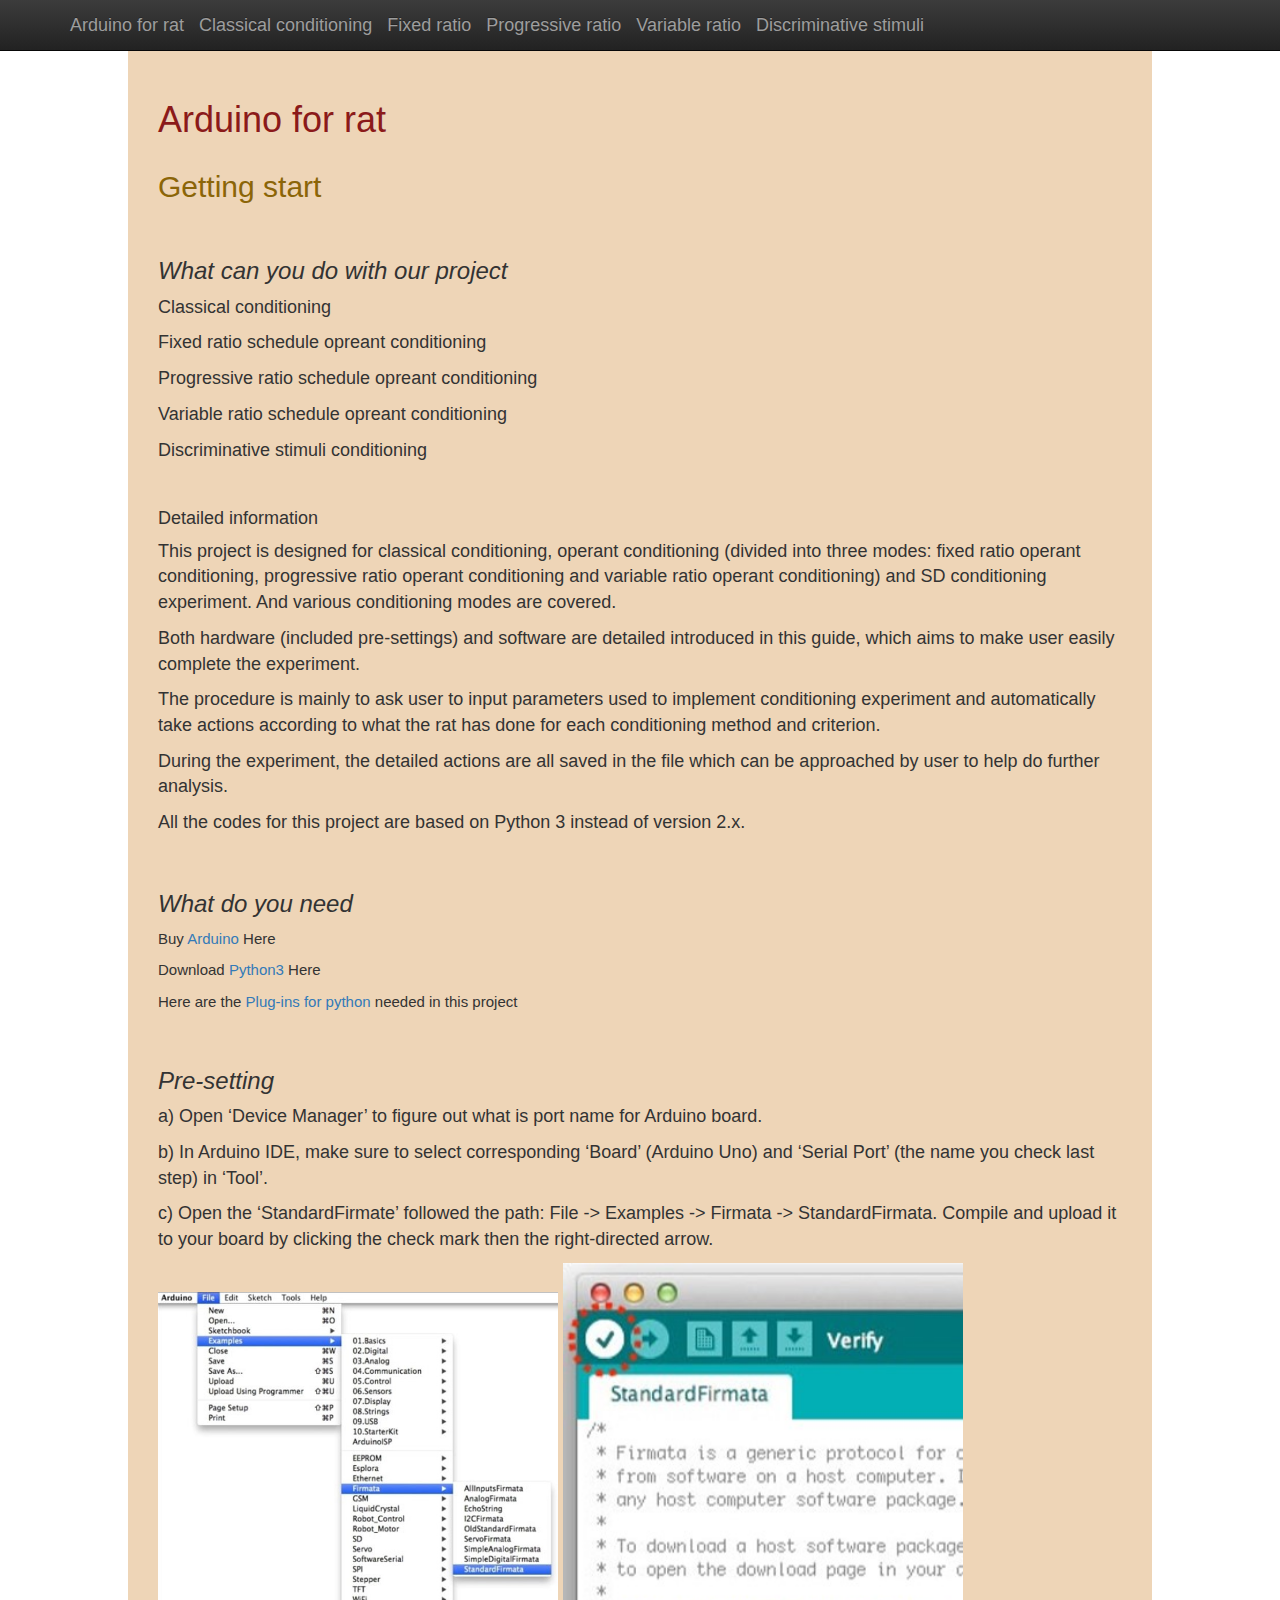
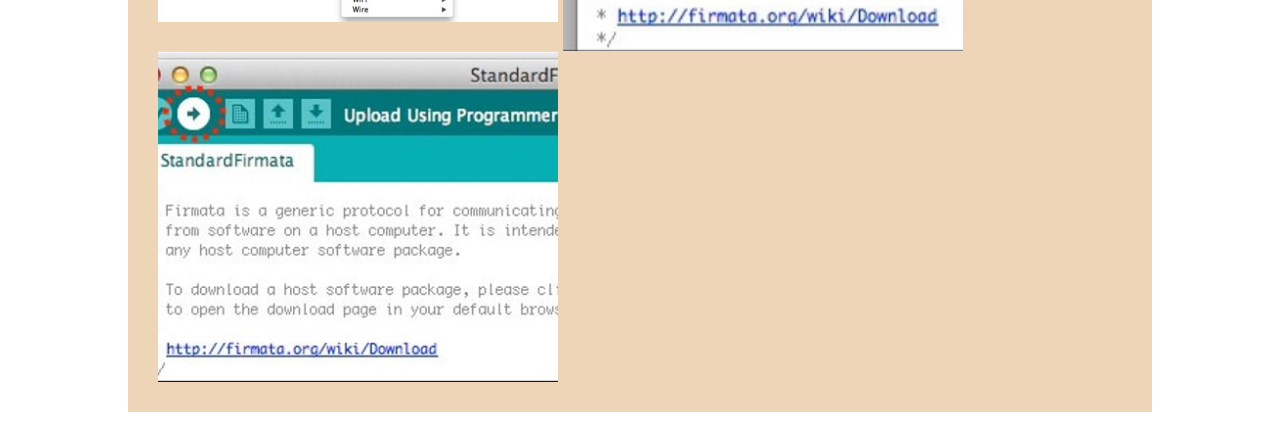
<file: index.html>
<!doctype html>
<html class="no-js" lang="">

<head>
    <meta charset="utf-8">
    <meta http-equiv="X-UA-Compatible" content="IE=edge,chrome=1">
    <title>Arduino for rat</title>
    <meta name="description" content="">
    <meta name="viewport" content="width=device-width, initial-scale=1">
    <link rel="stylesheet" href="css/bootstrap.min.css">
    <style>
    body {
        padding-top: 50px;
        padding-bottom: 20px;
    }
    </style>
    <link rel="stylesheet" href="css/bootstrap-theme.min.css">
    <link rel="stylesheet" href="css/main.css">
    <script src="js/vendor/modernizr-2.8.3-respond-1.4.2.min.js"></script>
</head>

<body>
    <nav class="navbar navbar-inverse navbar-fixed-top" role="navigation">
        <div class="container">
            <div class="navbar-header">
                <a class="navbar-brand" href="index.html">Arduino for rat</a>
                <a class="navbar-brand" href="cc.html">Classical conditioning</a>
                <a class="navbar-brand" href="fix.html">Fixed ratio</a>
                <a class="navbar-brand" href="p.html">Progressive ratio</a>
                <a class="navbar-brand" href="v.html">Variable ratio</a>
                <a class="navbar-brand" href="sd.html">Discriminative stimuli</a>
            </div>
            <div id="navbar" class="navbar-collapse collapse">
            </div>
        </div>
    </nav>
    <div class="container main">
        <div class="row">
            <div class="col-md-5">
                <h1>Arduino for rat</h1>
            </div>
        </div>
        <h2>Getting start</h2>
        <br>
        <h3><em>What can you do with our project</em></h3>
        <p>Classical conditioning</p>
        <p>Fixed ratio schedule opreant conditioning</p>
        <p>Progressive ratio schedule opreant conditioning</p>
        <p>Variable ratio schedule opreant conditioning</p>
        <p>Discriminative stimuli conditioning</p>
        <br>
        <h4>Detailed information</h4>
        <p>This project is designed for classical conditioning, operant conditioning (divided into three modes: fixed ratio operant conditioning, progressive ratio operant conditioning and variable ratio operant conditioning) and SD conditioning experiment. And various conditioning modes are covered.</p>
        <p>Both hardware (included pre-settings) and software are detailed introduced in this guide, which aims to make user easily complete the experiment.</p>
        <p>The procedure is mainly to ask user to input parameters used to implement conditioning experiment and automatically take actions according to what the rat has done for each conditioning method and criterion.</p>
        <p>During the experiment, the detailed actions are all saved in the file which can be approached by user to help do further analysis.</p>
        <p>All the codes for this project are based on Python 3 instead of version 2.x.</p>
        <br>
        <h3><em>What do you need</em></h3>
        <div class="link">
        <p>Buy <a href="http://store-usa.arduino.cc/">Arduino</a> Here</p>
        <p>Download <a href="https://www.python.org/downloads/">Python3</a> Here</p>
        <p>Here are the <a href="plugin.html">Plug-ins for python</a> needed in this project</p>
        </div>
        <br>
        <h3><em>Pre-setting</em></h3>
        <p>a)   Open ‘Device Manager’ to figure out what is port name for Arduino board.</p>
        <p>b)   In Arduino IDE, make sure to select corresponding ‘Board’ (Arduino Uno) and ‘Serial Port’ (the name you check last step) in ‘Tool’.</p>
        <p>c)   Open the ‘StandardFirmate’ followed the path: File -> Examples -> Firmata -> StandardFirmata. Compile and upload it to your board by clicking the check mark then the right-directed arrow.</p>
        <img src="img/setting1.jpg" alt="Pre-setting 1">
        <img src="img/setting2.jpg" alt="Pre-setting 2">
        <img src="img/setting3.jpg" alt="Pre-setting 3">
    </div>
    <footer>
        <p></p>
    </footer>
    <script src="//ajax.googleapis.com/ajax/libs/jquery/1.11.2/jquery.min.js"></script>
    <script>
    window.jQuery || document.write('<script src="js/vendor/jquery-1.11.2.min.js"><\/script>')
    </script>
    <script src="js/vendor/bootstrap.min.js"></script>
    <script src="js/main.js"></script>
</body>

</html>
</file>
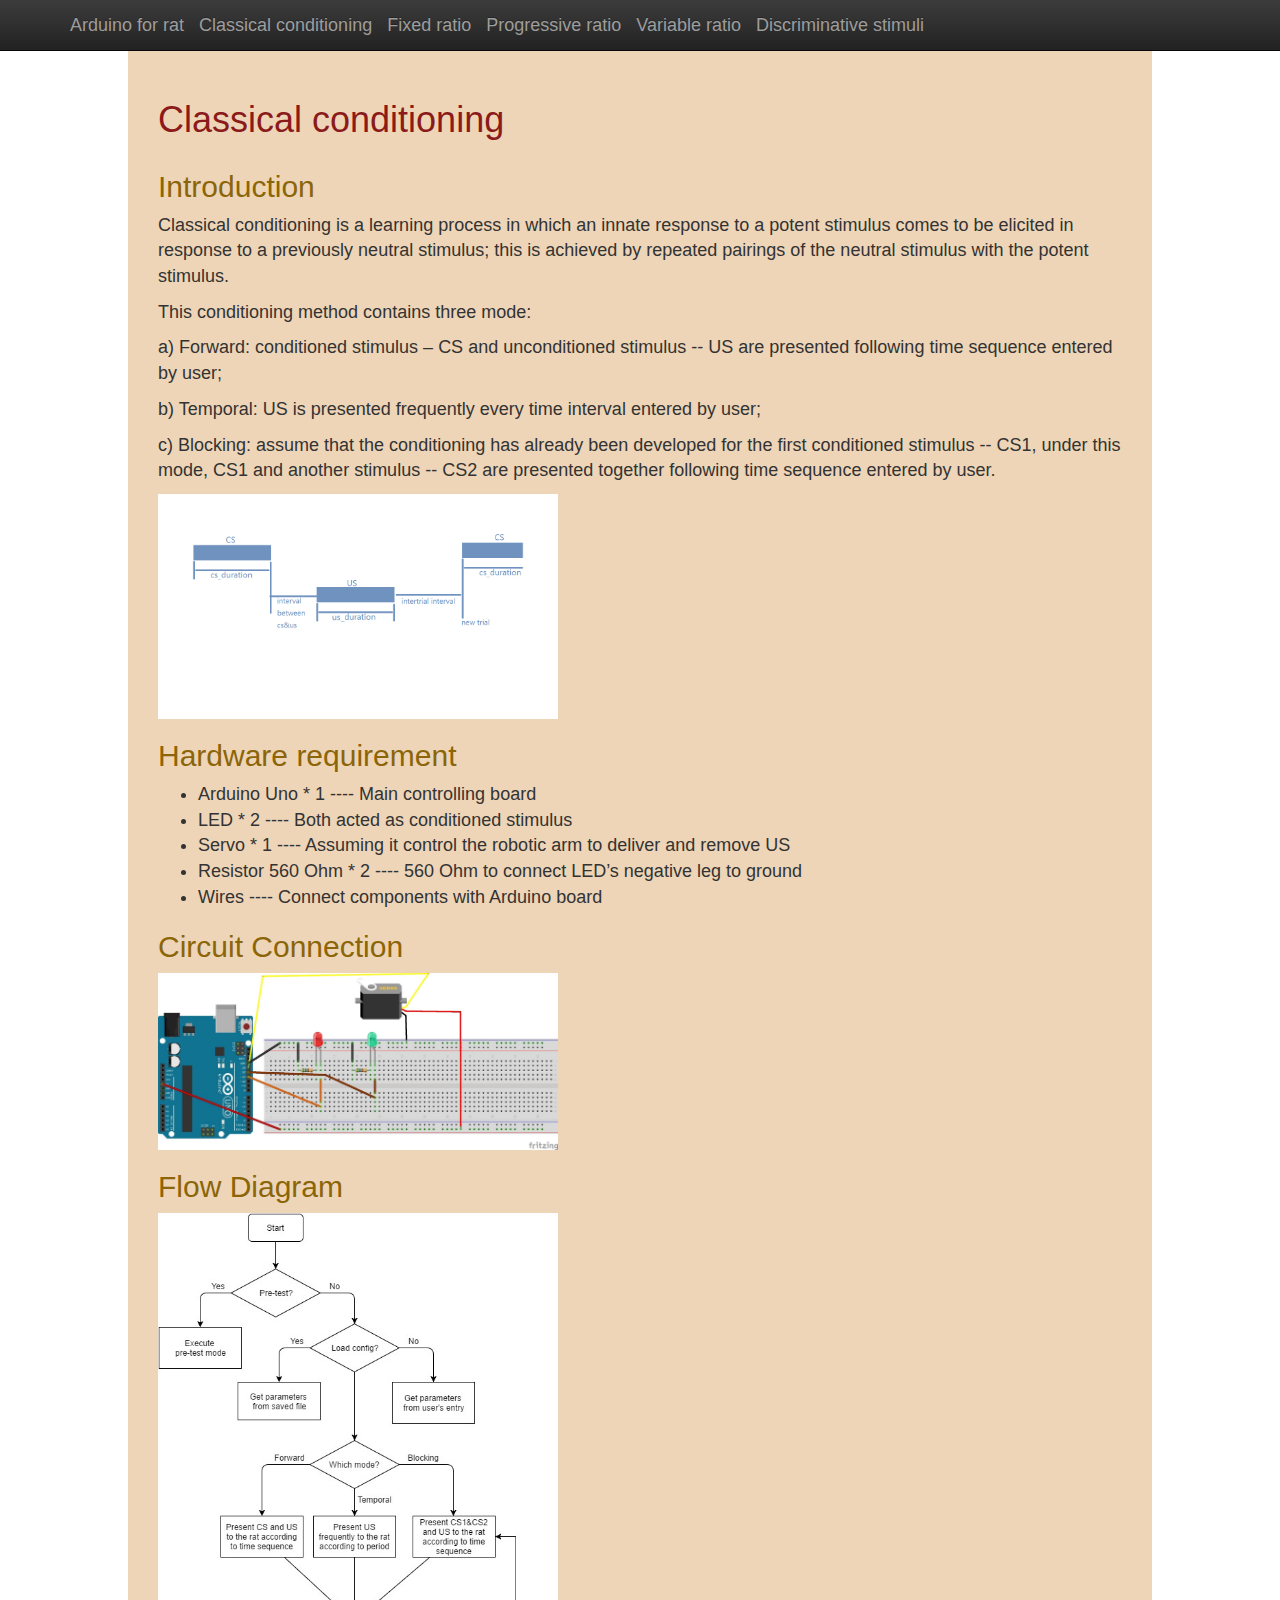
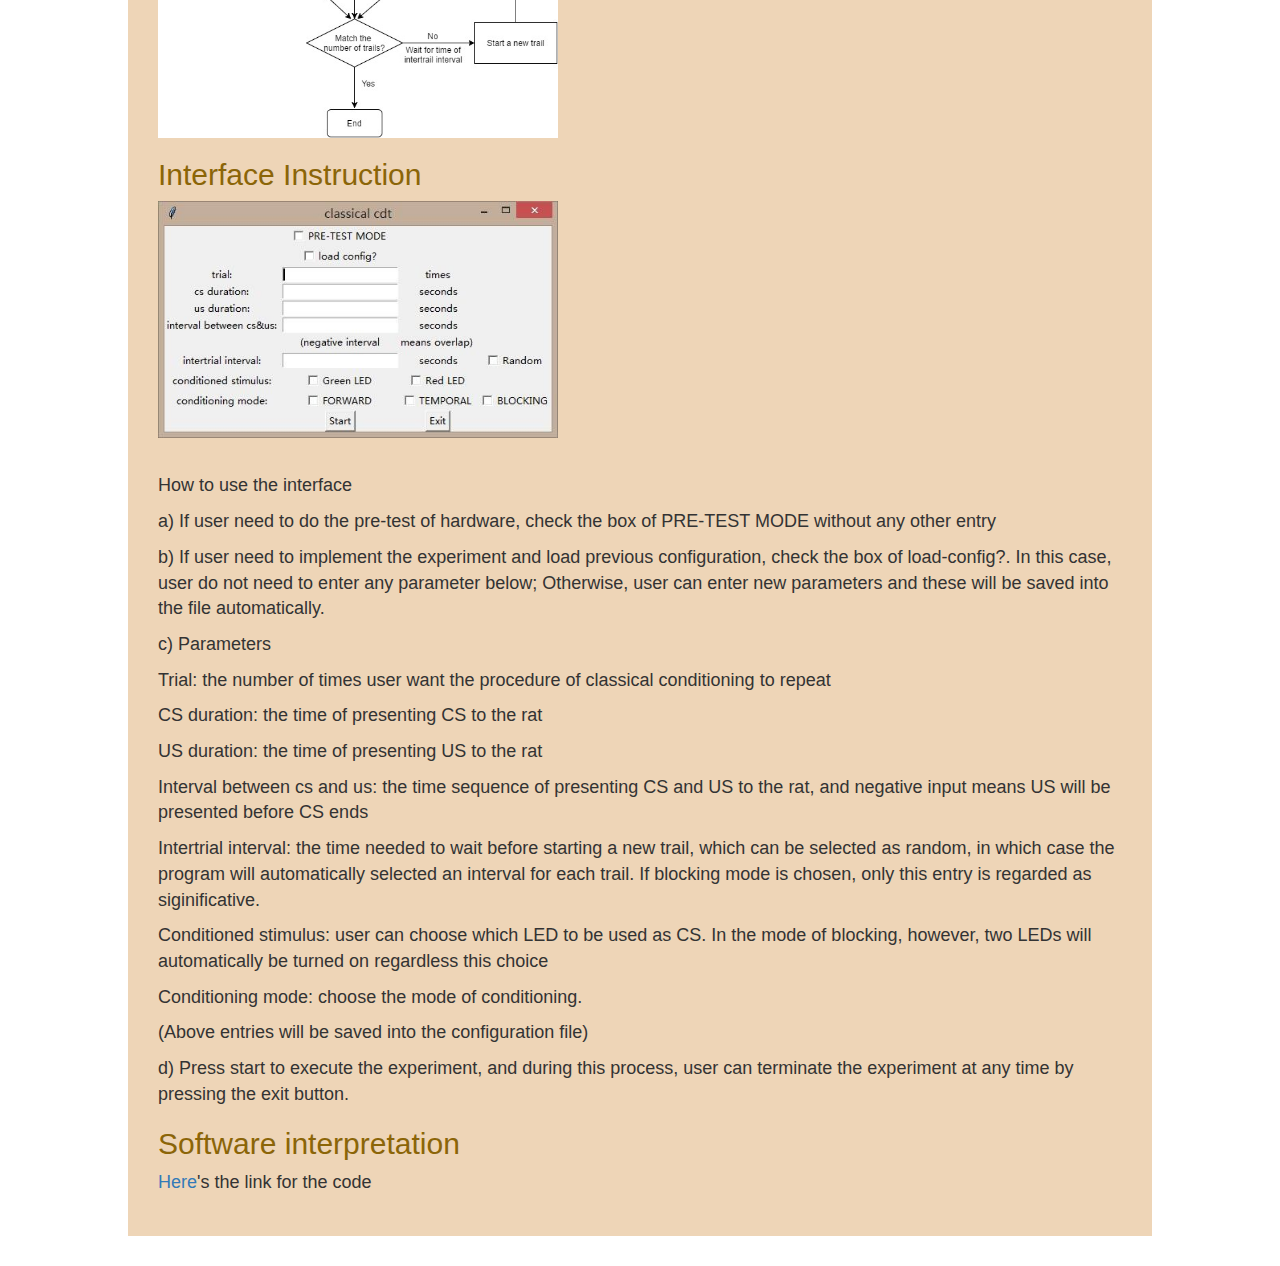
<file: cc.html>
<!doctype html>
<html class="no-js" lang="">

<head>
    <meta charset="utf-8">
    <meta http-equiv="X-UA-Compatible" content="IE=edge,chrome=1">
    <title>Arduino for rat</title>
    <meta name="description" content="">
    <meta name="viewport" content="width=device-width, initial-scale=1">
    <link rel="stylesheet" href="css/bootstrap.min.css">
    <style>
    body {
        padding-top: 50px;
        padding-bottom: 20px;
    }
    </style>
    <link rel="stylesheet" href="css/bootstrap-theme.min.css">
    <link rel="stylesheet" href="css/main.css">
    <script src="js/vendor/modernizr-2.8.3-respond-1.4.2.min.js"></script>
</head>

<body>
    <nav class="navbar navbar-inverse navbar-fixed-top" role="navigation">
        <div class="container">
            <div class="navbar-header">
                <a class="navbar-brand" href="index.html">Arduino for rat</a>
                <a class="navbar-brand" href="cc.html">Classical conditioning</a>
                <a class="navbar-brand" href="fix.html">Fixed ratio</a>
                <a class="navbar-brand" href="p.html">Progressive ratio</a>
                <a class="navbar-brand" href="v.html">Variable ratio</a>
                <a class="navbar-brand" href="sd.html">Discriminative stimuli</a>
            </div>
            <div id="navbar" class="navbar-collapse collapse">
            </div>
        </div>
    </nav>
    <div class="container main">
        <div class="row">
            <div class="col-md-5">
                <h1>Classical conditioning</h1>
            </div>
        </div>
        <h2>Introduction</h2>
        <p>Classical conditioning is a learning process in which an innate response to a potent stimulus comes to be elicited in response to a previously neutral stimulus; this is achieved by repeated pairings of the neutral stimulus with the potent stimulus. </p>
        <p>This conditioning method contains three mode:</p>
        <p>a) Forward: conditioned stimulus – CS and unconditioned stimulus -- US are presented following time sequence entered by user;</p>
        <p>b) Temporal: US is presented frequently every time interval entered by user;</p>
        <p>c) Blocking: assume that the conditioning has already been developed for the first conditioned stimulus -- CS1, under this mode, CS1 and another stimulus -- CS2 are presented together following time sequence entered by user.</p>
        <img src="img/theory_cc.jpg" alt="Classical conditioning">
        <h2>Hardware requirement</h2>
        <ul>
            <li>Arduino Uno * 1 ---- Main controlling board</li>
            <li>LED * 2 ---- Both acted as conditioned stimulus</li>
            <li>Servo * 1 ---- Assuming it control the robotic arm to deliver and remove US</li>
            <li>Resistor 560 Ohm * 2 ---- 560 Ohm to connect LED’s negative leg to ground</li>
            <li>Wires ---- Connect components with Arduino board</li>
        </ul>
        <h2>Circuit Connection</h2>
        <img src="img/circuit_cc.jpg" alt="Circuit Connection">
        <h2>Flow Diagram</h2>
        <img src="img/diagram_cc.jpg" alt="Diagram">
        <h2>Interface Instruction</h2>
        <img src="img/interface_cc.jpg" alt="interface">
        <p></p>
        <br>
        <p>How to use the interface</p>
        <p>a) If user need to do the pre-test of hardware, check the box of PRE-TEST MODE without any other entry</p>
        <p>b) If user need to implement the experiment and load previous configuration, check the box of load-config?. In this case, user do not need to enter any parameter below; Otherwise, user can enter new parameters and these will be saved into the file automatically.</p>
        <p>c) Parameters</p>
        <p>Trial: the number of times user want the procedure of classical conditioning to repeat</p>
        <p>CS duration: the time of presenting CS to the rat</p>
        <p>US duration: the time of presenting US to the rat</p>
        <p>Interval between cs and us: the time sequence of presenting CS and US to the rat, and negative input means US will be presented before CS ends</p>
        <p>Intertrial interval: the time needed to wait before starting a new trail, which can be selected as random, in which case the program will automatically selected an interval for each trail. If blocking mode is chosen, only this entry is regarded as siginificative.</p>
        <p>Conditioned stimulus: user can choose which LED to be used as CS. In the mode of blocking, however, two LEDs will automatically be turned on regardless this choice</p>
        <p>Conditioning mode: choose the mode of conditioning.</p>
        <p>(Above entries will be saved into the configuration file)</p>
        <p>d) Press start to execute the experiment, and during this process, user can terminate the experiment at any time by pressing the exit button.</p>
        <h2>Software interpretation</h2>
        <p><a href="https://github.com/zsha2/Conditioning/blob/master/cc.py">Here</a>'s the link for the code</p>
    </div>
    <footer>
        <p></p>
    </footer>
    <script src="//ajax.googleapis.com/ajax/libs/jquery/1.11.2/jquery.min.js"></script>
    <script>
    window.jQuery || document.write('<script src="js/vendor/jquery-1.11.2.min.js"><\/script>')
    </script>
    <script src="js/vendor/bootstrap.min.js"></script>
    <script src="js/main.js"></script>
</body>

</html>
</file>
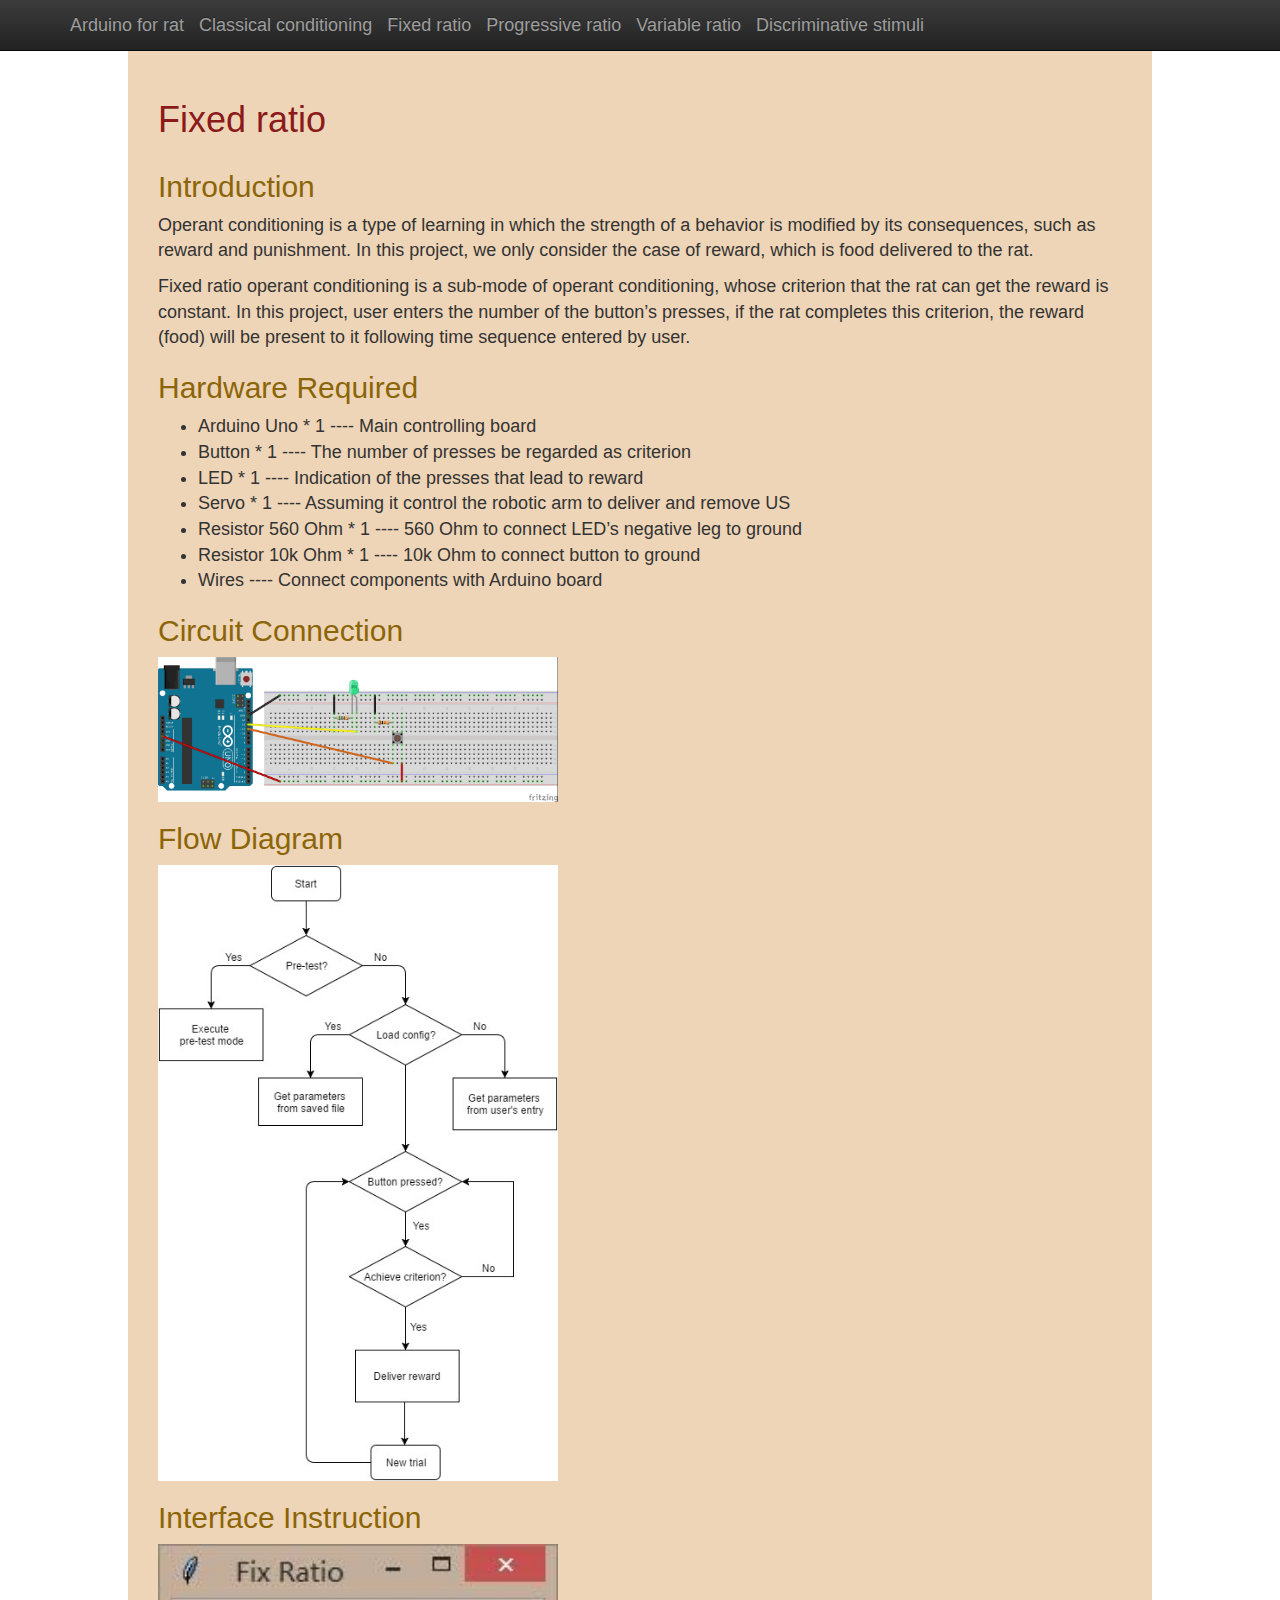
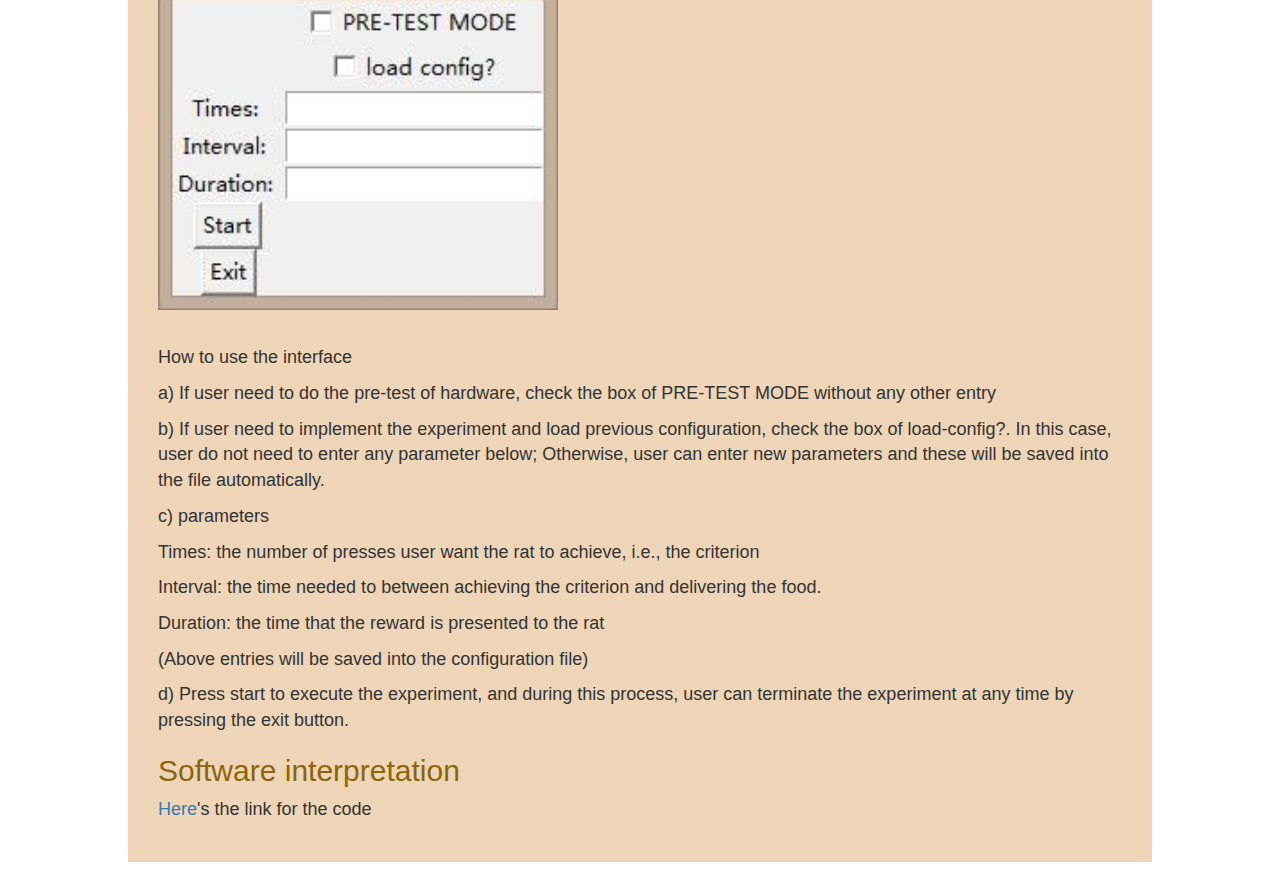
<file: fix.html>
<!doctype html>
<html class="no-js" lang="">

<head>
    <meta charset="utf-8">
    <meta http-equiv="X-UA-Compatible" content="IE=edge,chrome=1">
    <title>Arduino for rat</title>
    <meta name="description" content="">
    <meta name="viewport" content="width=device-width, initial-scale=1">
    <link rel="stylesheet" href="css/bootstrap.min.css">
    <style>
    body {
        padding-top: 50px;
        padding-bottom: 20px;
    }
    </style>
    <link rel="stylesheet" href="css/bootstrap-theme.min.css">
    <link rel="stylesheet" href="css/main.css">
    <script src="js/vendor/modernizr-2.8.3-respond-1.4.2.min.js"></script>
</head>

<body>
    <nav class="navbar navbar-inverse navbar-fixed-top" role="navigation">
        <div class="container">
            <div class="navbar-header">
                <a class="navbar-brand" href="index.html">Arduino for rat</a>
                <a class="navbar-brand" href="cc.html">Classical conditioning</a>
                <a class="navbar-brand" href="fix.html">Fixed ratio</a>
                <a class="navbar-brand" href="p.html">Progressive ratio</a>
                <a class="navbar-brand" href="v.html">Variable ratio</a>
                <a class="navbar-brand" href="sd.html">Discriminative stimuli</a>
            </div>
            <div id="navbar" class="navbar-collapse collapse">
            </div>
        </div>
    </nav>
    <div class="container main">
        <div class="row">
            <div class="col-md-5">
                <h1>Fixed ratio</h1>
            </div>
        </div>
        <h2>Introduction</h2>
        <p>Operant conditioning is a type of learning in which the strength of a behavior is modified by its consequences, such as reward and punishment. In this project, we only consider the case of reward, which is food delivered to the rat.</p>
        <p>Fixed ratio operant conditioning is a sub-mode of operant conditioning, whose criterion that the rat can get the reward is constant. In this project, user enters the number of the button’s presses, if the rat completes this criterion, the reward (food) will be present to it following time sequence entered by user.</p>
        <h2>Hardware Required</h2>
        <ul>
            <li>Arduino Uno * 1 ---- Main controlling board</li>
            <li>Button * 1 ---- The number of presses be regarded as criterion</li>
            <li>LED * 1 ---- Indication of the presses that lead to reward</li>
            <li>Servo * 1 ---- Assuming it control the robotic arm to deliver and remove US</li>
            <li>Resistor 560 Ohm * 1 ---- 560 Ohm to connect LED’s negative leg to ground</li>
            <li>Resistor 10k Ohm * 1 ---- 10k Ohm to connect button to ground</li>
            <li>Wires ---- Connect components with Arduino board</li>
        </ul>
        <h2>Circuit Connection</h2>
        <img src="img/circuit_fix.jpg" alt="Circuit Connection">
        <h2>Flow Diagram</h2>
        <img src="img/diagram_fix.jpg" alt="Diagram">
        <h2>Interface Instruction</h2>
        <img src="img/interface_fix.jpg" alt="interface">
        <p></p>
        <br>
        <p>How to use the interface</p>
        <p>a) If user need to do the pre-test of hardware, check the box of PRE-TEST MODE without any other entry</p>
        <p>b) If user need to implement the experiment and load previous configuration, check the box of load-config?. In this case, user do not need to enter any parameter below; Otherwise, user can enter new parameters and these will be saved into the file automatically.</p>
        <p>c) parameters</p>
        <p>Times: the number of presses user want the rat to achieve, i.e., the criterion</p>
        <p>Interval: the time needed to between achieving the criterion and delivering the food.</p>
        <p>Duration: the time that the reward is presented to the rat</p>
        <p>(Above entries will be saved into the configuration file)</p>
        <p>d)   Press start to execute the experiment, and during this process, user can terminate the experiment at any time by pressing the exit button.</p>
        <h2>Software interpretation</h2>
        <p><a href="https://github.com/zsha2/Conditioning/blob/master/fix.py">Here</a>'s the link for the code</p>
    </div>
    <footer>
        <p></p>
    </footer>
    <script src="//ajax.googleapis.com/ajax/libs/jquery/1.11.2/jquery.min.js"></script>
    <script>
    window.jQuery || document.write('<script src="js/vendor/jquery-1.11.2.min.js"><\/script>')
    </script>
    <script src="js/vendor/bootstrap.min.js"></script>
    <script src="js/main.js"></script>
</body>

</html>
</file>
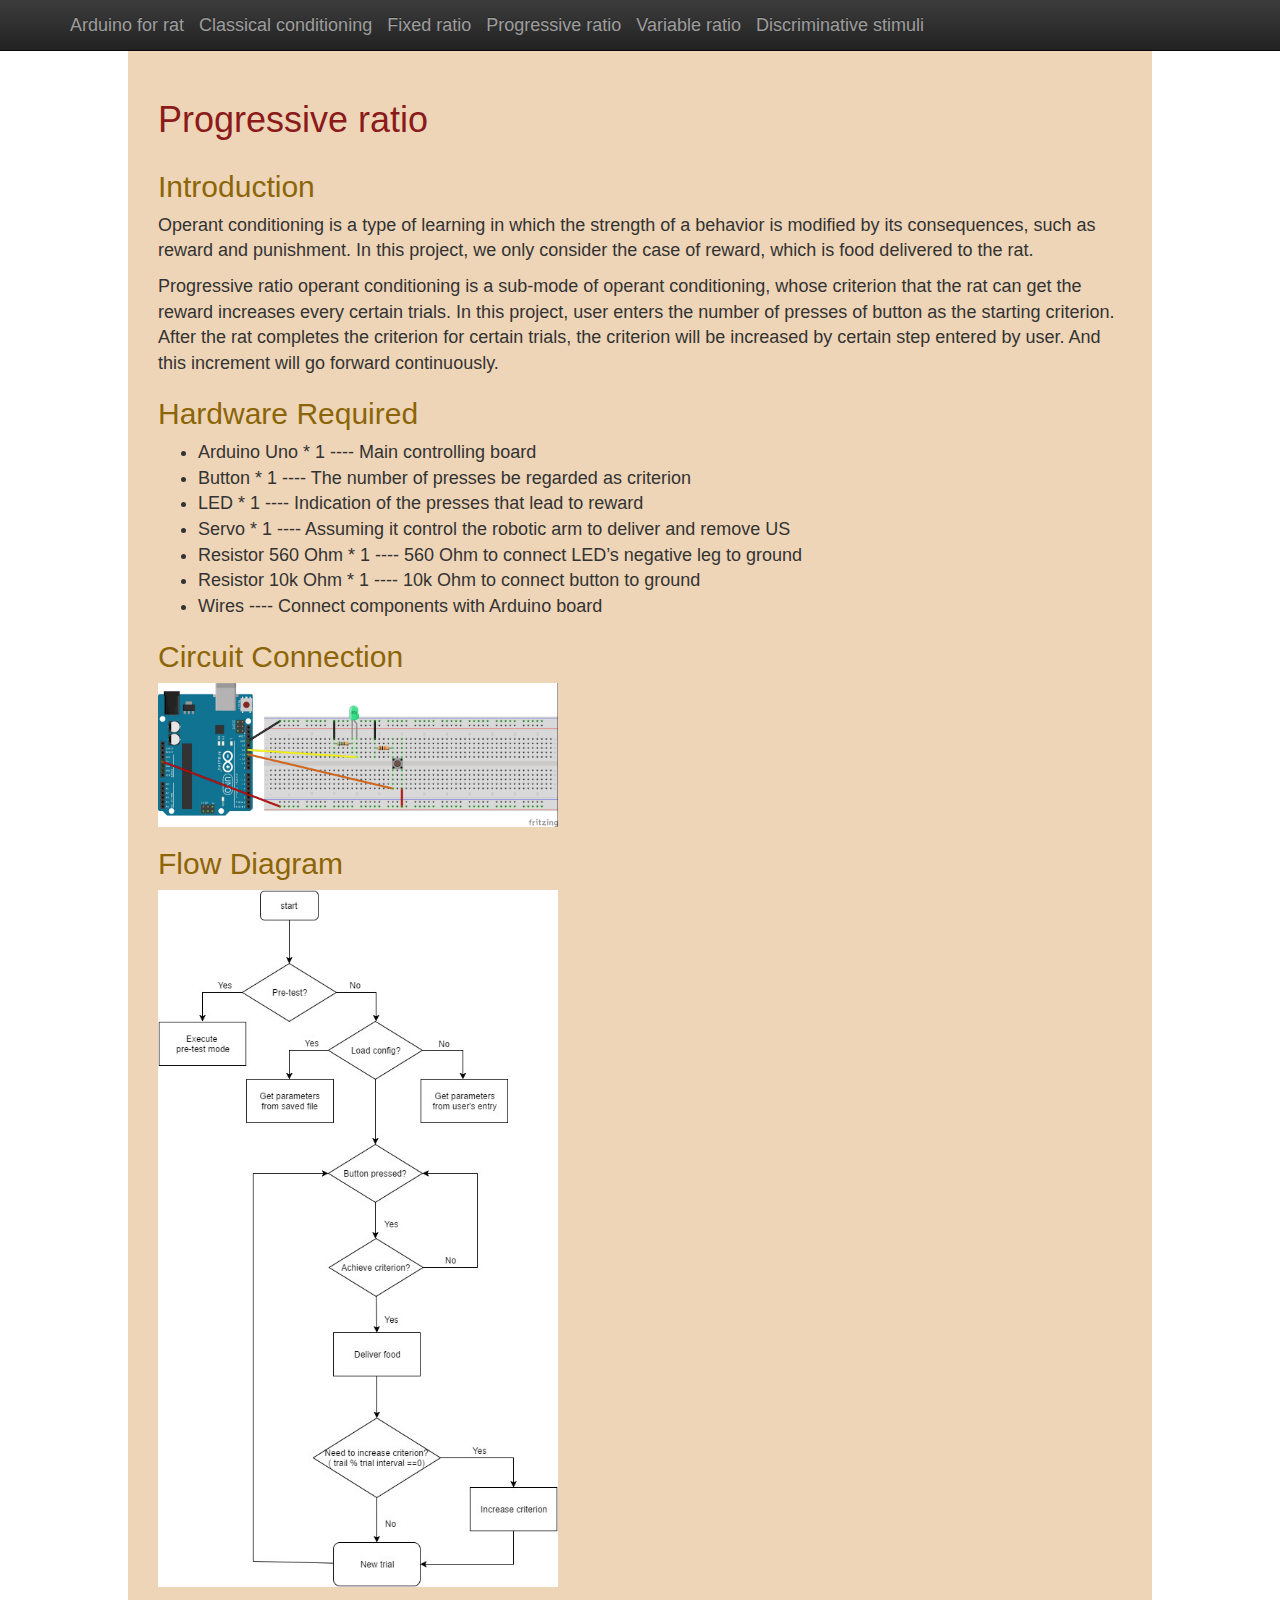
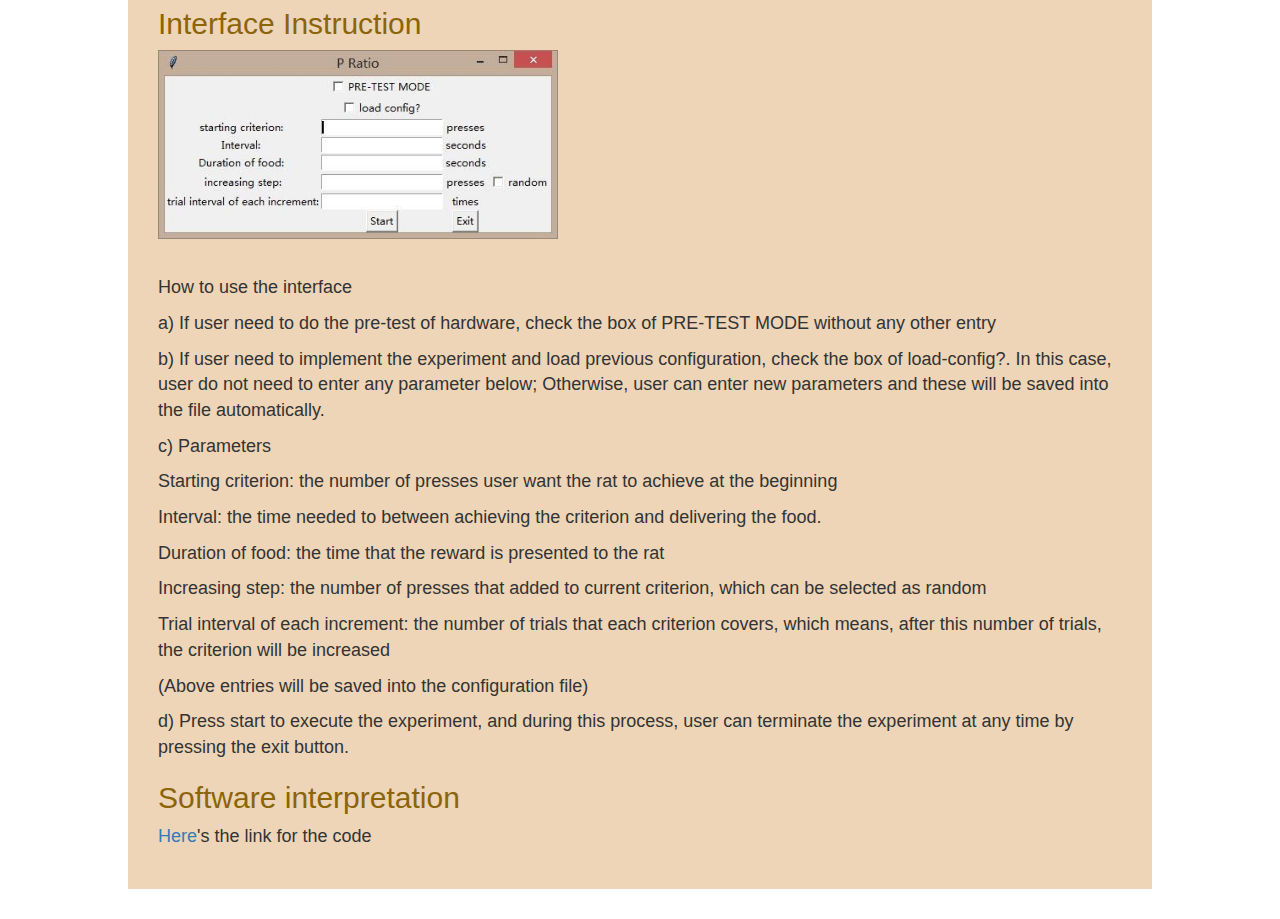
<file: p.html>
<!doctype html>
<html class="no-js" lang="">

<head>
    <meta charset="utf-8">
    <meta http-equiv="X-UA-Compatible" content="IE=edge,chrome=1">
    <title>Arduino for rat</title>
    <meta name="description" content="">
    <meta name="viewport" content="width=device-width, initial-scale=1">
    <link rel="stylesheet" href="css/bootstrap.min.css">
    <style>
    body {
        padding-top: 50px;
        padding-bottom: 20px;
    }
    </style>
    <link rel="stylesheet" href="css/bootstrap-theme.min.css">
    <link rel="stylesheet" href="css/main.css">
    <script src="js/vendor/modernizr-2.8.3-respond-1.4.2.min.js"></script>
</head>

<body>
    <nav class="navbar navbar-inverse navbar-fixed-top" role="navigation">
        <div class="container">
            <div class="navbar-header">
                <a class="navbar-brand" href="index.html">Arduino for rat</a>
                <a class="navbar-brand" href="cc.html">Classical conditioning</a>
                <a class="navbar-brand" href="fix.html">Fixed ratio</a>
                <a class="navbar-brand" href="p.html">Progressive ratio</a>
                <a class="navbar-brand" href="v.html">Variable ratio</a>
                <a class="navbar-brand" href="sd.html">Discriminative stimuli</a>            </div>
            <div id="navbar" class="navbar-collapse collapse">
            </div>
        </div>
    </nav>
    <div class="container main">
        <div class="row">
            <div class="col-md-5">
                <h1>Progressive ratio</h1>
            </div>
        </div>
        <h2>Introduction</h2>
        <p>Operant conditioning is a type of learning in which the strength of a behavior is modified by its consequences, such as reward and punishment. In this project, we only consider the case of reward, which is food delivered to the rat.</p>
        <p>Progressive ratio operant conditioning is a sub-mode of operant conditioning, whose criterion that the rat can get the reward increases every certain trials. In this project, user enters the number of presses of button as the starting criterion. After the rat completes the criterion for certain trials, the criterion will be increased by certain step entered by user. And this increment will go forward continuously.</p>
        <h2>Hardware Required</h2>
        <ul>
            <li>Arduino Uno * 1 ---- Main controlling board</li>
            <li>Button * 1 ---- The number of presses be regarded as criterion</li>
            <li>LED * 1 ---- Indication of the presses that lead to reward</li>
            <li>Servo * 1 ---- Assuming it control the robotic arm to deliver and remove US</li>
            <li>Resistor 560 Ohm * 1 ---- 560 Ohm to connect LED’s negative leg to ground</li>
            <li>Resistor 10k Ohm * 1 ---- 10k Ohm to connect button to ground</li>
            <li>Wires ---- Connect components with Arduino board</li>
        </ul>
        <h2>Circuit Connection</h2>
        <img src="img/circuit_p.jpg" alt="Circuit Connection">
        <h2>Flow Diagram</h2>
        <img src="img/diagram_p.jpg" alt="Diagram">
        <h2>Interface Instruction</h2>
        <img src="img/interface_p.jpg" alt="interface">
        <p></p>
        <br>
        <p>How to use the interface</p>
        <p>a) If user need to do the pre-test of hardware, check the box of PRE-TEST MODE without any other entry</p>
        <p>b) If user need to implement the experiment and load previous configuration, check the box of load-config?. In this case, user do not need to enter any parameter below; Otherwise, user can enter new parameters and these will be saved into the file automatically.</p>
        <p>c) Parameters</p>
        <p>Starting criterion: the number of presses user want the rat to achieve at the beginning</p>
        <p>Interval: the time needed to between achieving the criterion and delivering the food.</p>
        <p>Duration of food: the time that the reward is presented to the rat</p>
        <p>Increasing step: the number of presses that added to current criterion, which can be selected as random</p>
        <p>Trial interval of each increment: the number of trials that each criterion covers, which means, after this number of trials, the criterion will be increased</p>
        <p>(Above entries will be saved into the configuration file)</p>
        <p>d) Press start to execute the experiment, and during this process, user can terminate the experiment at any time by pressing the exit button.</p>
        <h2>Software interpretation</h2>
        <p><a href="https://github.com/zsha2/Conditioning/blob/master/p.py">Here</a>'s the link for the code</p>
    </div>
    <footer>
        <p></p>
    </footer>
    <script src="//ajax.googleapis.com/ajax/libs/jquery/1.11.2/jquery.min.js"></script>
    <script>
    window.jQuery || document.write('<script src="js/vendor/jquery-1.11.2.min.js"><\/script>')
    </script>
    <script src="js/vendor/bootstrap.min.js"></script>
    <script src="js/main.js"></script>
</body>

</html>
</file>
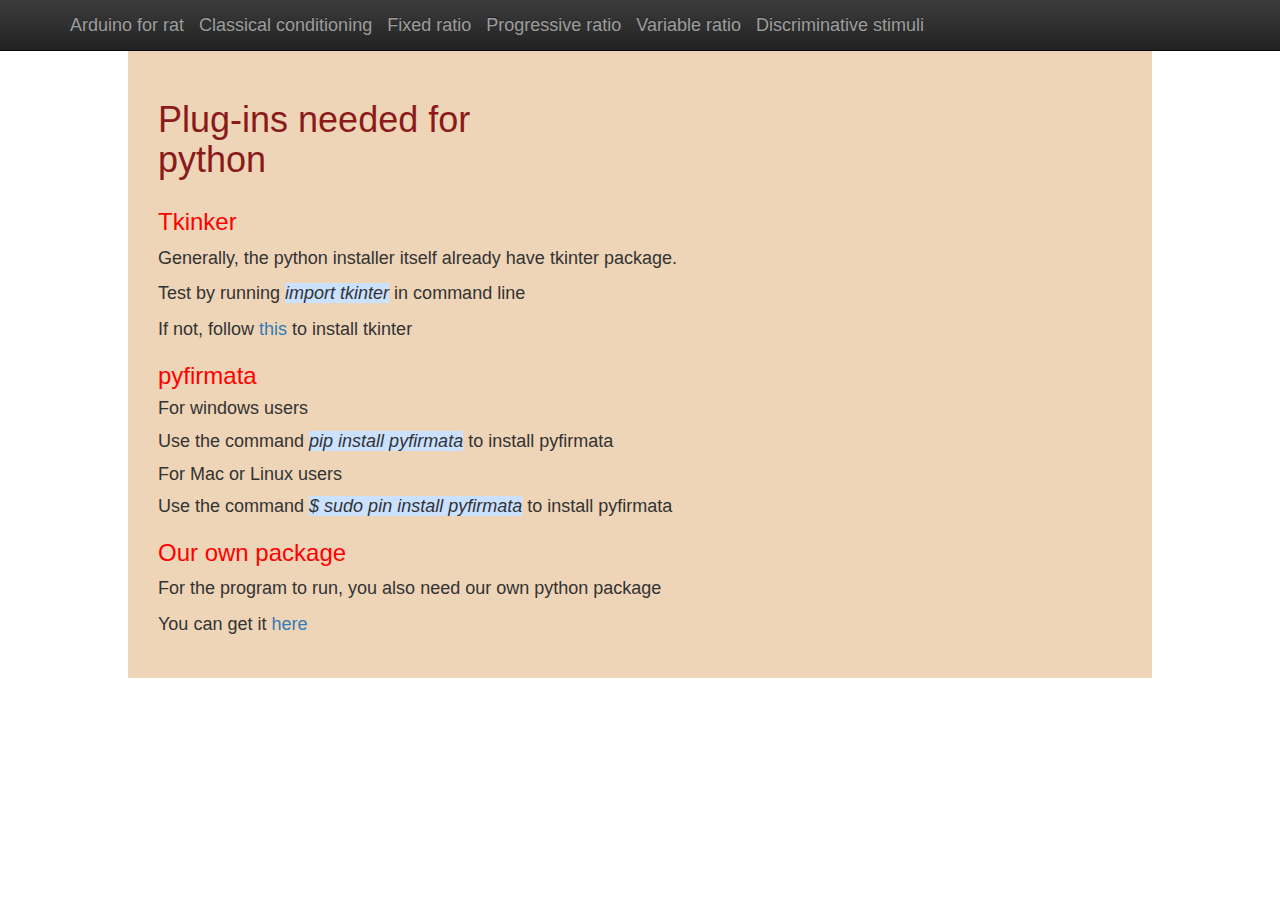
<file: plugin.html>
<!doctype html>
<html class="no-js" lang="">

<head>
    <meta charset="utf-8">
    <meta http-equiv="X-UA-Compatible" content="IE=edge,chrome=1">
    <title>Arduino for rat</title>
    <meta name="description" content="">
    <meta name="viewport" content="width=device-width, initial-scale=1">
    <link rel="stylesheet" href="css/bootstrap.min.css">
    <style>
    body {
        padding-top: 50px;
        padding-bottom: 20px;
    }
    </style>
    <link rel="stylesheet" href="css/bootstrap-theme.min.css">
    <link rel="stylesheet" href="css/main.css">
    <script src="js/vendor/modernizr-2.8.3-respond-1.4.2.min.js"></script>
</head>

<body>
    <nav class="navbar navbar-inverse navbar-fixed-top" role="navigation">
        <div class="container">
            <div class="navbar-header">
                <a class="navbar-brand" href="index.html">Arduino for rat</a>
                <a class="navbar-brand" href="cc.html">Classical conditioning</a>
                <a class="navbar-brand" href="fix.html">Fixed ratio</a>
                <a class="navbar-brand" href="p.html">Progressive ratio</a>
                <a class="navbar-brand" href="v.html">Variable ratio</a>
                <a class="navbar-brand" href="sd.html">Discriminative stimuli</a>            </div>
            <div id="navbar" class="navbar-collapse collapse">
            </div>
        </div>
    </nav>
    <div class="container main">
        <div class="row">
            <div class="col-md-5">
                <h1>Plug-ins needed for python</h1>
            </div>
        </div>
        <h3><font color="red">Tkinker</font></h3>
        <p>Generally, the python installer itself already have tkinter package.</p>
        <p>Test by running <em class="code">import tkinter</em> in command line</p>
        <p>If not, follow <a href="http://tkinter.unpythonic.net/wiki/How_to_install_Tkinter">this</a> to install tkinter</p>
        <h3><font color="red">pyfirmata</font></h3>
        <h4>For windows users</h4>
        <p>Use the command <em class="code">pip install pyfirmata</em> to install pyfirmata</p>
        <h4>For Mac or Linux users</h4>
        <p>Use the command <em class="code">$ sudo pin install pyfirmata</em> to install pyfirmata</p>
        <h3><font color="red">Our own package</font></h3>
        <p>For the program to run, you also need our own python package</p>
        <p>You can get it <a href="https://github.com/zsha2/Conditioning/blob/master/arduino.py">here</a></p>
    </div>
    <footer>
        <p></p>
    </footer>
    <script src="//ajax.googleapis.com/ajax/libs/jquery/1.11.2/jquery.min.js"></script>
    <script>
    window.jQuery || document.write('<script src="js/vendor/jquery-1.11.2.min.js"><\/script>')
    </script>
    <script src="js/vendor/bootstrap.min.js"></script>
    <script src="js/main.js"></script>
</body>

</html>
</file>
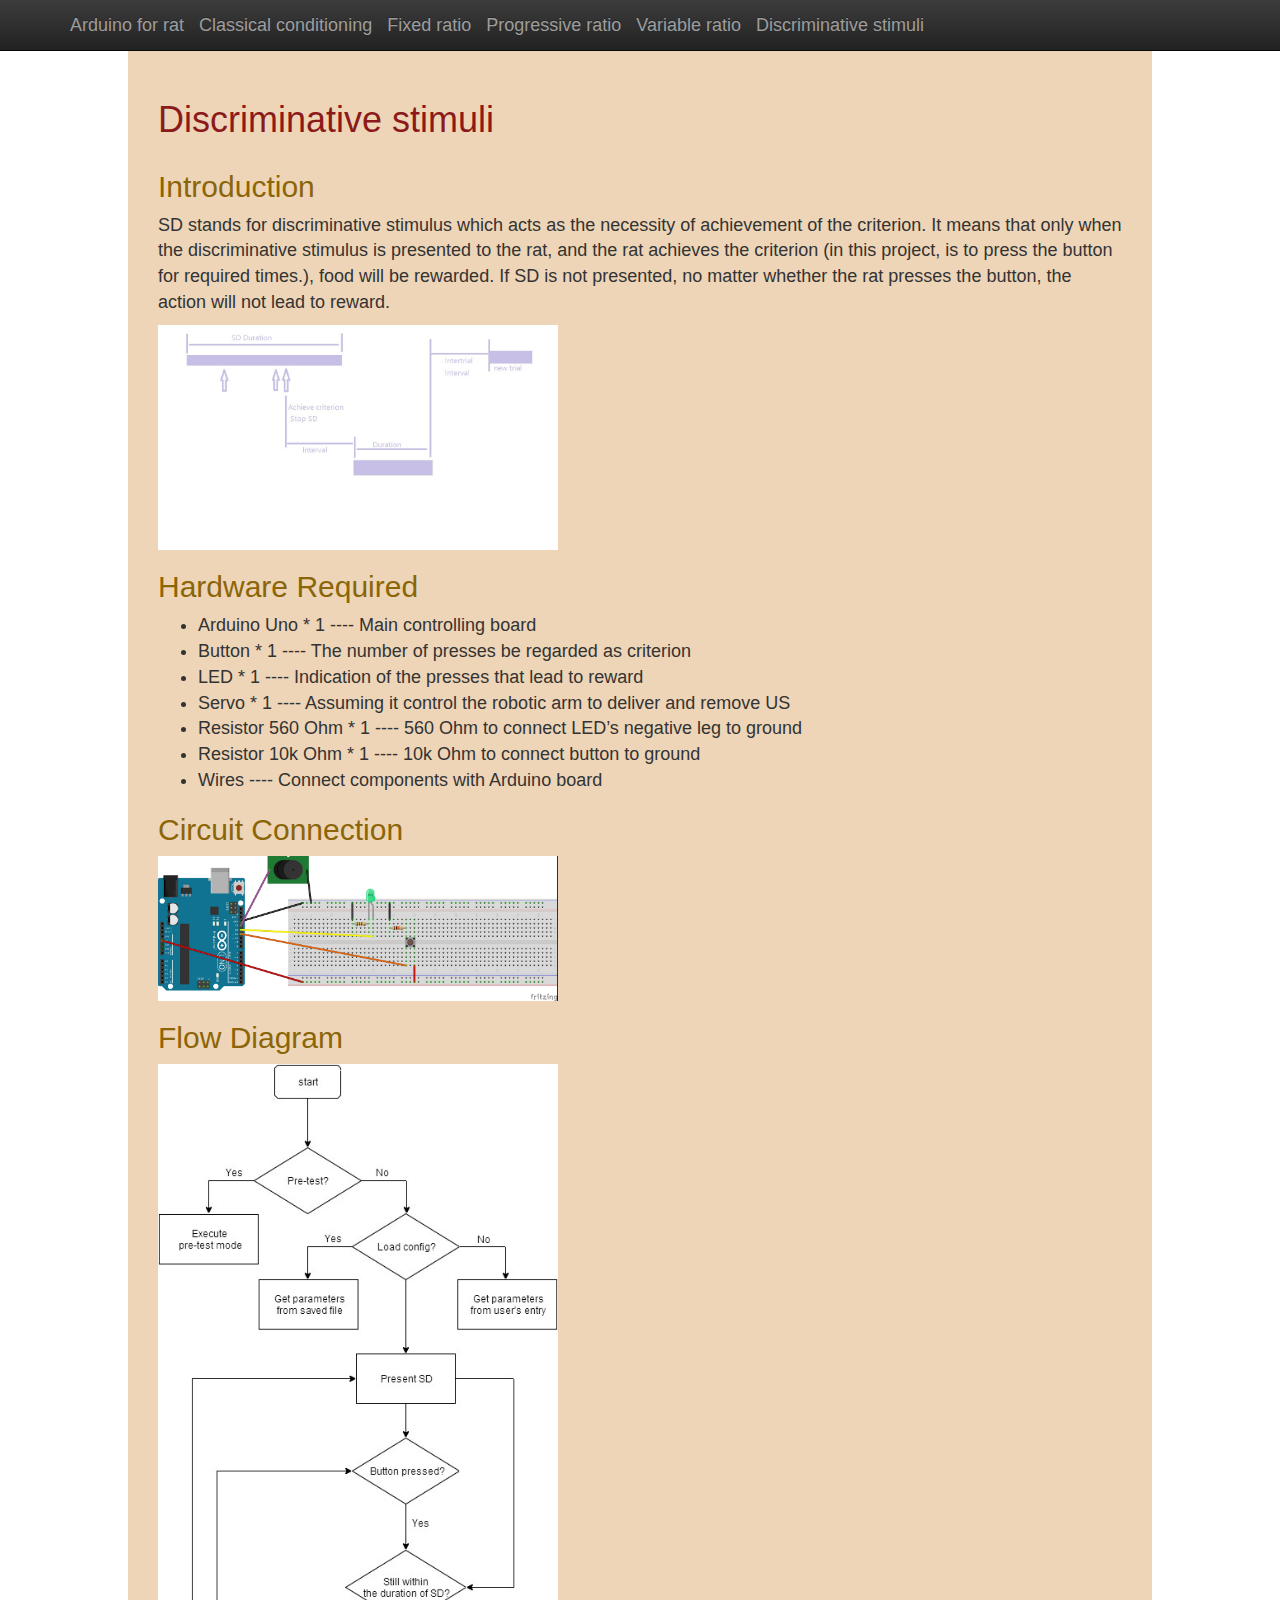
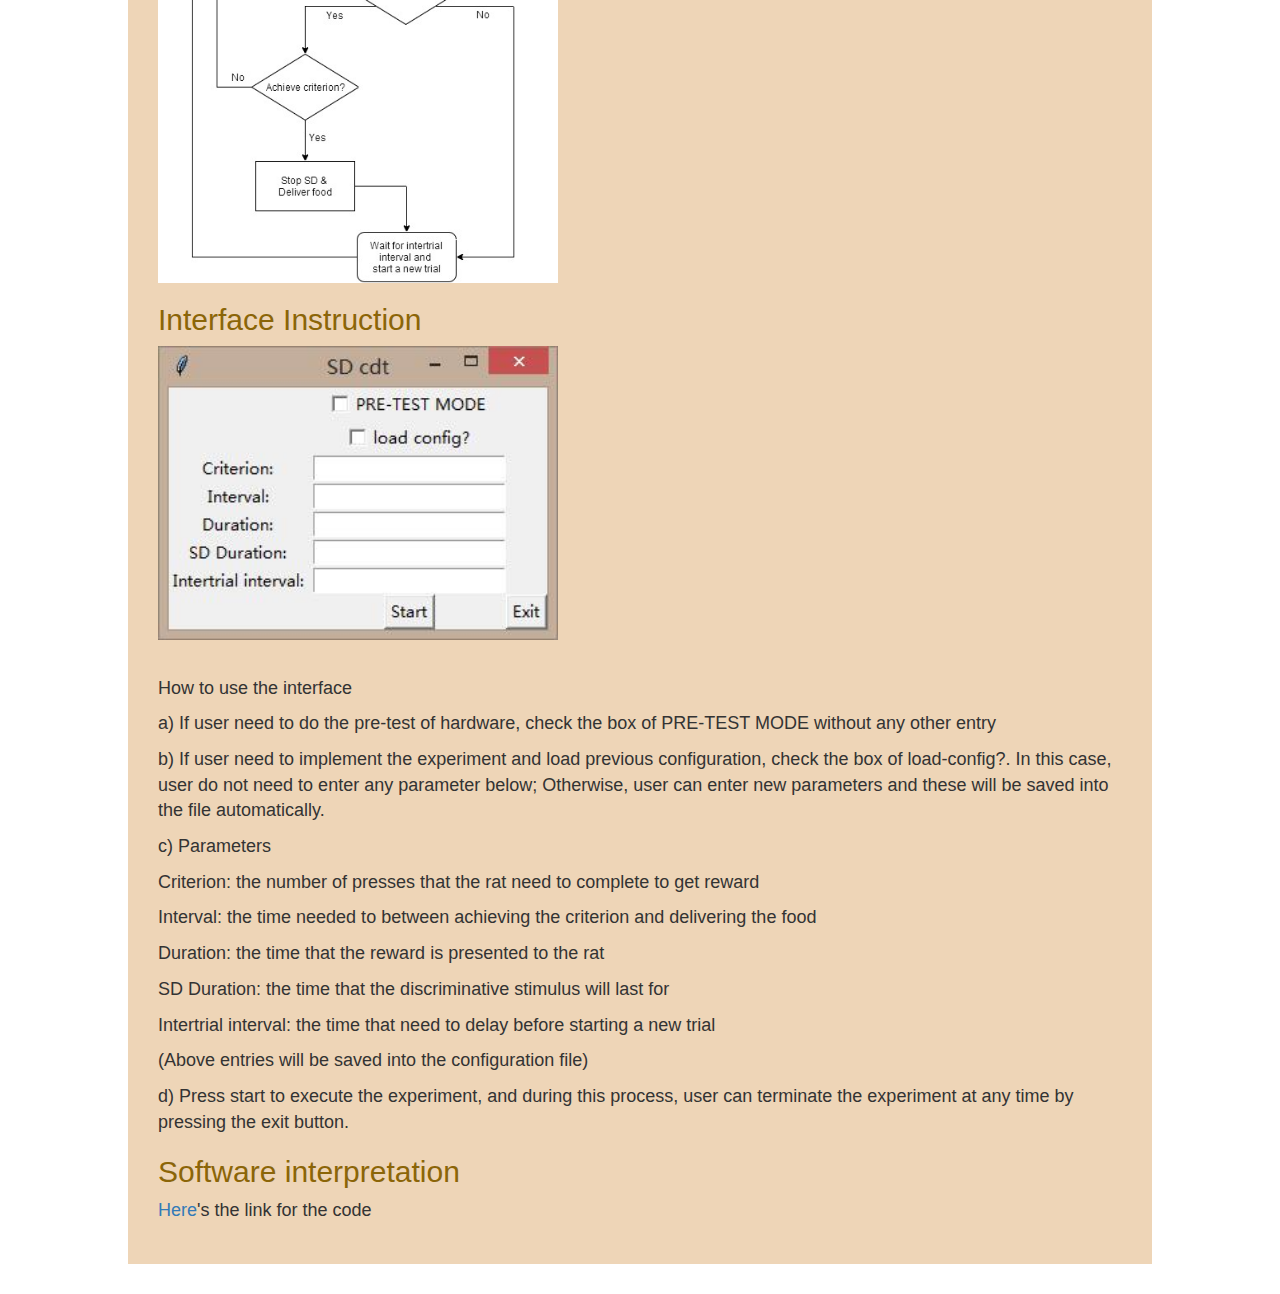
<file: sd.html>
<!doctype html>
<html class="no-js" lang="">

<head>
    <meta charset="utf-8">
    <meta http-equiv="X-UA-Compatible" content="IE=edge,chrome=1">
    <title>Arduino for rat</title>
    <meta name="description" content="">
    <meta name="viewport" content="width=device-width, initial-scale=1">
    <link rel="stylesheet" href="css/bootstrap.min.css">
    <style>
    body {
        padding-top: 50px;
        padding-bottom: 20px;
    }
    </style>
    <link rel="stylesheet" href="css/bootstrap-theme.min.css">
    <link rel="stylesheet" href="css/main.css">
    <script src="js/vendor/modernizr-2.8.3-respond-1.4.2.min.js"></script>
</head>

<body>
    <nav class="navbar navbar-inverse navbar-fixed-top" role="navigation">
        <div class="container">
            <div class="navbar-header">
                <a class="navbar-brand" href="index.html">Arduino for rat</a>
                <a class="navbar-brand" href="cc.html">Classical conditioning</a>
                <a class="navbar-brand" href="fix.html">Fixed ratio</a>
                <a class="navbar-brand" href="p.html">Progressive ratio</a>
                <a class="navbar-brand" href="v.html">Variable ratio</a>
                <a class="navbar-brand" href="sd.html">Discriminative stimuli</a>            </div>
            <div id="navbar" class="navbar-collapse collapse">
            </div>
        </div>
    </nav>
    <div class="container main">
        <div class="row">
            <div class="col-md-5">
                <h1>Discriminative stimuli</h1>
            </div>
        </div>
        <h2>Introduction</h2>
        <p>SD stands for discriminative stimulus which acts as the necessity of achievement of the criterion. It means that only when the discriminative stimulus is presented to the rat, and the rat achieves the criterion (in this project, is to press the button for required times.), food will be rewarded. If SD is not presented, no matter whether the rat presses the button, the action will not lead to reward.</p>
        <img src="img/theory_sd.jpg" alt="Discriminative stimuli">
        <h2>Hardware Required</h2>
        <ul>
            <li>Arduino Uno * 1 ---- Main controlling board</li>
            <li>Button * 1 ---- The number of presses be regarded as criterion</li>
            <li>LED * 1 ---- Indication of the presses that lead to reward</li>
            <li>Servo * 1 ---- Assuming it control the robotic arm to deliver and remove US</li>
            <li>Resistor 560 Ohm * 1 ---- 560 Ohm to connect LED’s negative leg to ground</li>
            <li>Resistor 10k Ohm * 1 ---- 10k Ohm to connect button to ground</li>
            <li>Wires ---- Connect components with Arduino board</li>
        </ul>
        <h2>Circuit Connection</h2>
        <img src="img/circuit_sd.jpg" alt="Circuit Connection">
        <h2>Flow Diagram</h2>
        <img src="img/diagram_sd.jpg" alt="Diagram">
        <h2>Interface Instruction</h2>
        <img src="img/interface_sd.jpg" alt="interface">
        <p></p>
        <br>
        <p>How to use the interface</p>
        <p>a) If user need to do the pre-test of hardware, check the box of PRE-TEST MODE without any other entry</p>
        <p>b) If user need to implement the experiment and load previous configuration, check the box of load-config?. In this case, user do not need to enter any parameter below; Otherwise, user can enter new parameters and these will be saved into the file automatically.</p>
        <p>c) Parameters</p>
        <p>Criterion: the number of presses that the rat need to complete to get reward</p>
        <p>Interval: the time needed to between achieving the criterion and delivering the food</p>
        <p>Duration: the time that the reward is presented to the rat</p>
        <p>SD Duration: the time that the discriminative stimulus will last for</p>
        <p>Intertrial interval: the time that need to delay before starting a new trial</p>
        <p>(Above entries will be saved into the configuration file)</p>
        <p>d) Press start to execute the experiment, and during this process, user can terminate the experiment at any time by pressing the exit button.</p>
        <h2>Software interpretation</h2>
        <p><a href="https://github.com/zsha2/Conditioning/blob/master/SD.py">Here</a>'s the link for the code</p>
    </div>
    <footer>
        <p></p>
    </footer>
    <script src="//ajax.googleapis.com/ajax/libs/jquery/1.11.2/jquery.min.js"></script>
    <script>
    window.jQuery || document.write('<script src="js/vendor/jquery-1.11.2.min.js"><\/script>')
    </script>
    <script src="js/vendor/bootstrap.min.js"></script>
    <script src="js/main.js"></script>
</body>

</html>
</file>
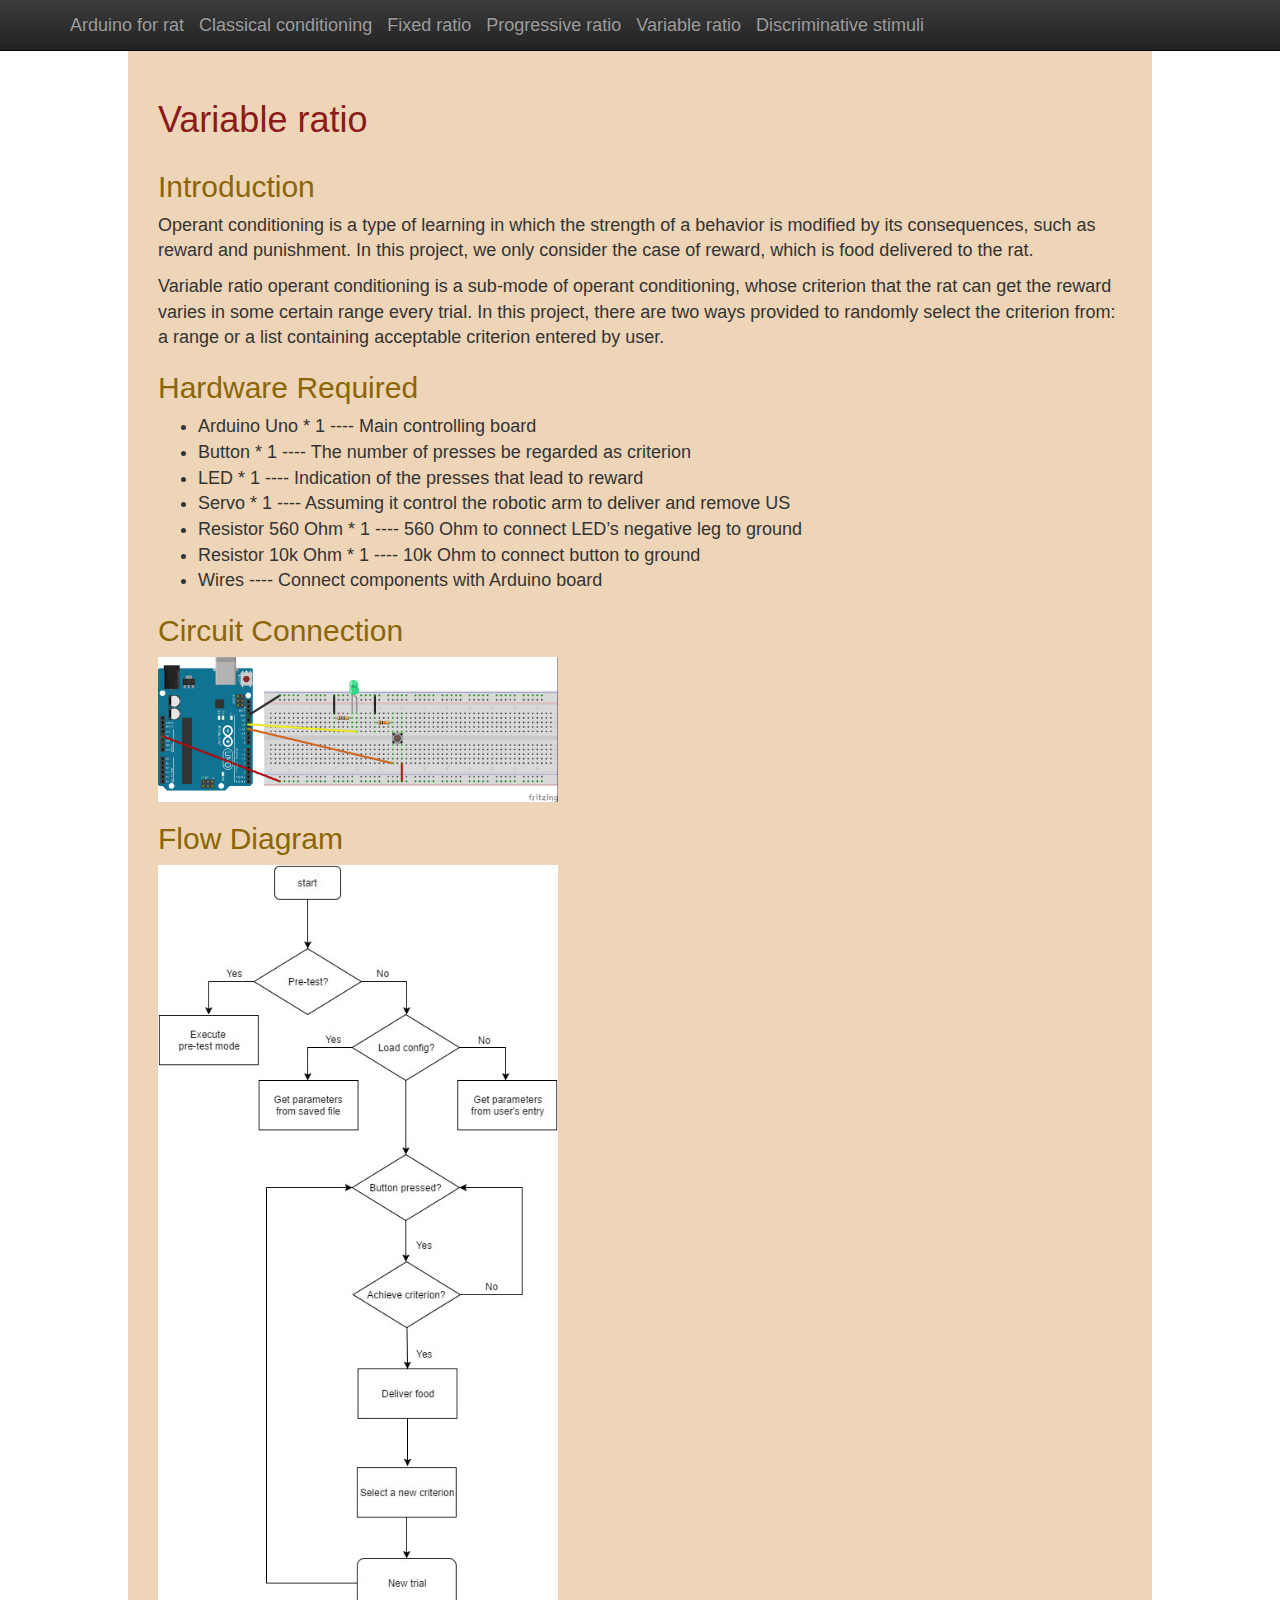
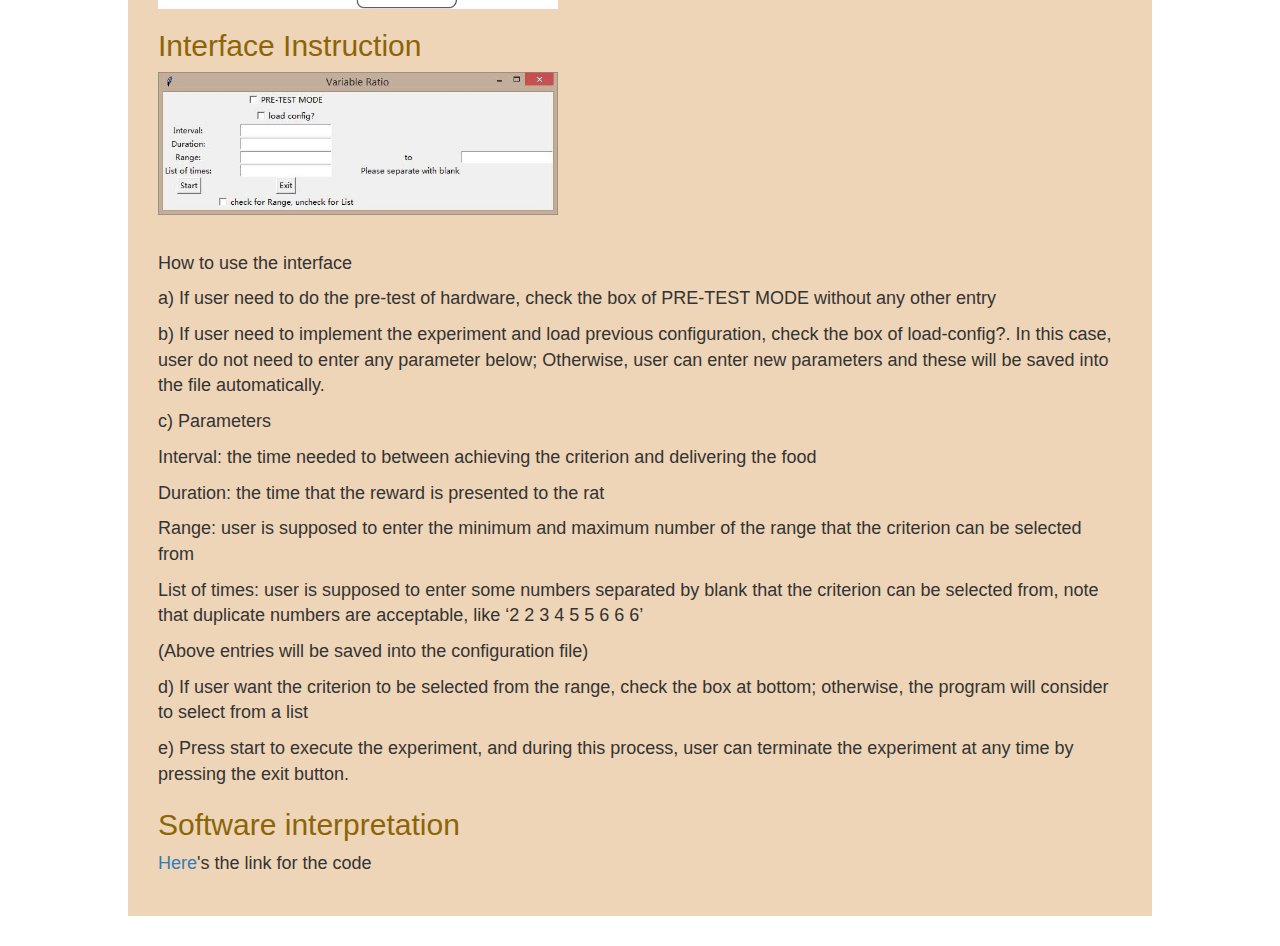
<file: v.html>
<!doctype html>
<html class="no-js" lang="">

<head>
    <meta charset="utf-8">
    <meta http-equiv="X-UA-Compatible" content="IE=edge,chrome=1">
    <title>Arduino for rat</title>
    <meta name="description" content="">
    <meta name="viewport" content="width=device-width, initial-scale=1">
    <link rel="stylesheet" href="css/bootstrap.min.css">
    <style>
    body {
        padding-top: 50px;
        padding-bottom: 20px;
    }
    </style>
    <link rel="stylesheet" href="css/bootstrap-theme.min.css">
    <link rel="stylesheet" href="css/main.css">
    <script src="js/vendor/modernizr-2.8.3-respond-1.4.2.min.js"></script>
</head>

<body>
    <nav class="navbar navbar-inverse navbar-fixed-top" role="navigation">
        <div class="container">
            <div class="navbar-header">
                <a class="navbar-brand" href="index.html">Arduino for rat</a>
                <a class="navbar-brand" href="cc.html">Classical conditioning</a>
                <a class="navbar-brand" href="fix.html">Fixed ratio</a>
                <a class="navbar-brand" href="p.html">Progressive ratio</a>
                <a class="navbar-brand" href="v.html">Variable ratio</a>
                <a class="navbar-brand" href="sd.html">Discriminative stimuli</a>            </div>
            <div id="navbar" class="navbar-collapse collapse">
            </div>
        </div>
    </nav>
    <div class="container main">
        <div class="row">
            <div class="col-md-5">
                <h1>Variable ratio</h1>
            </div>
        </div>
        <h2>Introduction</h2>
        <p>Operant conditioning is a type of learning in which the strength of a behavior is modified by its consequences, such as reward and punishment. In this project, we only consider the case of reward, which is food delivered to the rat.</p>
        <p>Variable ratio operant conditioning is a sub-mode of operant conditioning, whose criterion that the rat can get the reward varies in some certain range every trial. In this project, there are two ways provided to randomly select the criterion from: a range or a list containing acceptable criterion entered by user.</p>
        <h2>Hardware Required</h2>
        <ul>
            <li>Arduino Uno * 1 ---- Main controlling board</li>
            <li>Button * 1 ---- The number of presses be regarded as criterion</li>
            <li>LED * 1 ---- Indication of the presses that lead to reward</li>
            <li>Servo * 1 ---- Assuming it control the robotic arm to deliver and remove US</li>
            <li>Resistor 560 Ohm * 1 ---- 560 Ohm to connect LED’s negative leg to ground</li>
            <li>Resistor 10k Ohm * 1 ---- 10k Ohm to connect button to ground</li>
            <li>Wires ---- Connect components with Arduino board</li>
        </ul>
        <h2>Circuit Connection</h2>
        <img src="img/circuit_v.jpg" alt="Circuit Connection">
        <h2>Flow Diagram</h2>
        <img src="img/diagram_v.jpg" alt="Diagram">
        <h2>Interface Instruction</h2>
        <img src="img/interface_v.jpg" alt="interface">
        <p></p>
        <br>
        <p>How to use the interface</p>
        <p>a) If user need to do the pre-test of hardware, check the box of PRE-TEST MODE without any other entry</p>
        <p>b) If user need to implement the experiment and load previous configuration, check the box of load-config?. In this case, user do not need to enter any parameter below; Otherwise, user can enter new parameters and these will be saved into the file automatically.</p>
        <p>c) Parameters</p>
        <p>Interval: the time needed to between achieving the criterion and delivering the food</p>
        <p>Duration: the time that the reward is presented to the rat</p>
        <p>Range: user is supposed to enter the minimum and maximum number of the range that the criterion can be selected from</p>
        <p>List of times: user is supposed to enter some numbers separated by blank that the criterion can be selected from, note that duplicate numbers are acceptable, like ‘2 2 3 4 5 5 6 6 6’</p>
        <p>(Above entries will be saved into the configuration file)</p>
        <p>d) If user want the criterion to be selected from the range, check the box at bottom; otherwise, the program will consider to select from a list</p>
        <p>e) Press start to execute the experiment, and during this process, user can terminate the experiment at any time by pressing the exit button.</p>
        <h2>Software interpretation</h2>
        <p><a href="https://github.com/zsha2/Conditioning/blob/master/variable.py">Here</a>'s the link for the code</p>
    </div>
    <footer>
        <p></p>
    </footer>
    <script src="//ajax.googleapis.com/ajax/libs/jquery/1.11.2/jquery.min.js"></script>
    <script>
    window.jQuery || document.write('<script src="js/vendor/jquery-1.11.2.min.js"><\/script>')
    </script>
    <script src="js/vendor/bootstrap.min.js"></script>
    <script src="js/main.js"></script>
</body>

</html>
</file>
<file: css/main.css>
/* ==========================================================================
   Author's custom styles
   ========================================================================== */

.link {
    font-size: 15px;
}

footer {
    padding-left: 120px;
}

img {
    width: 400px;
}

body {
    font-size: 18px;
}

.code {
    background-color: #CAE1FF;
}

.main {
    padding: 30px;
    background-color: #EED5B7;
    width: 80%;
}

h2{
    color: #8B6508;
}

h1{
    color: #8B1A1A;
}
</file>
